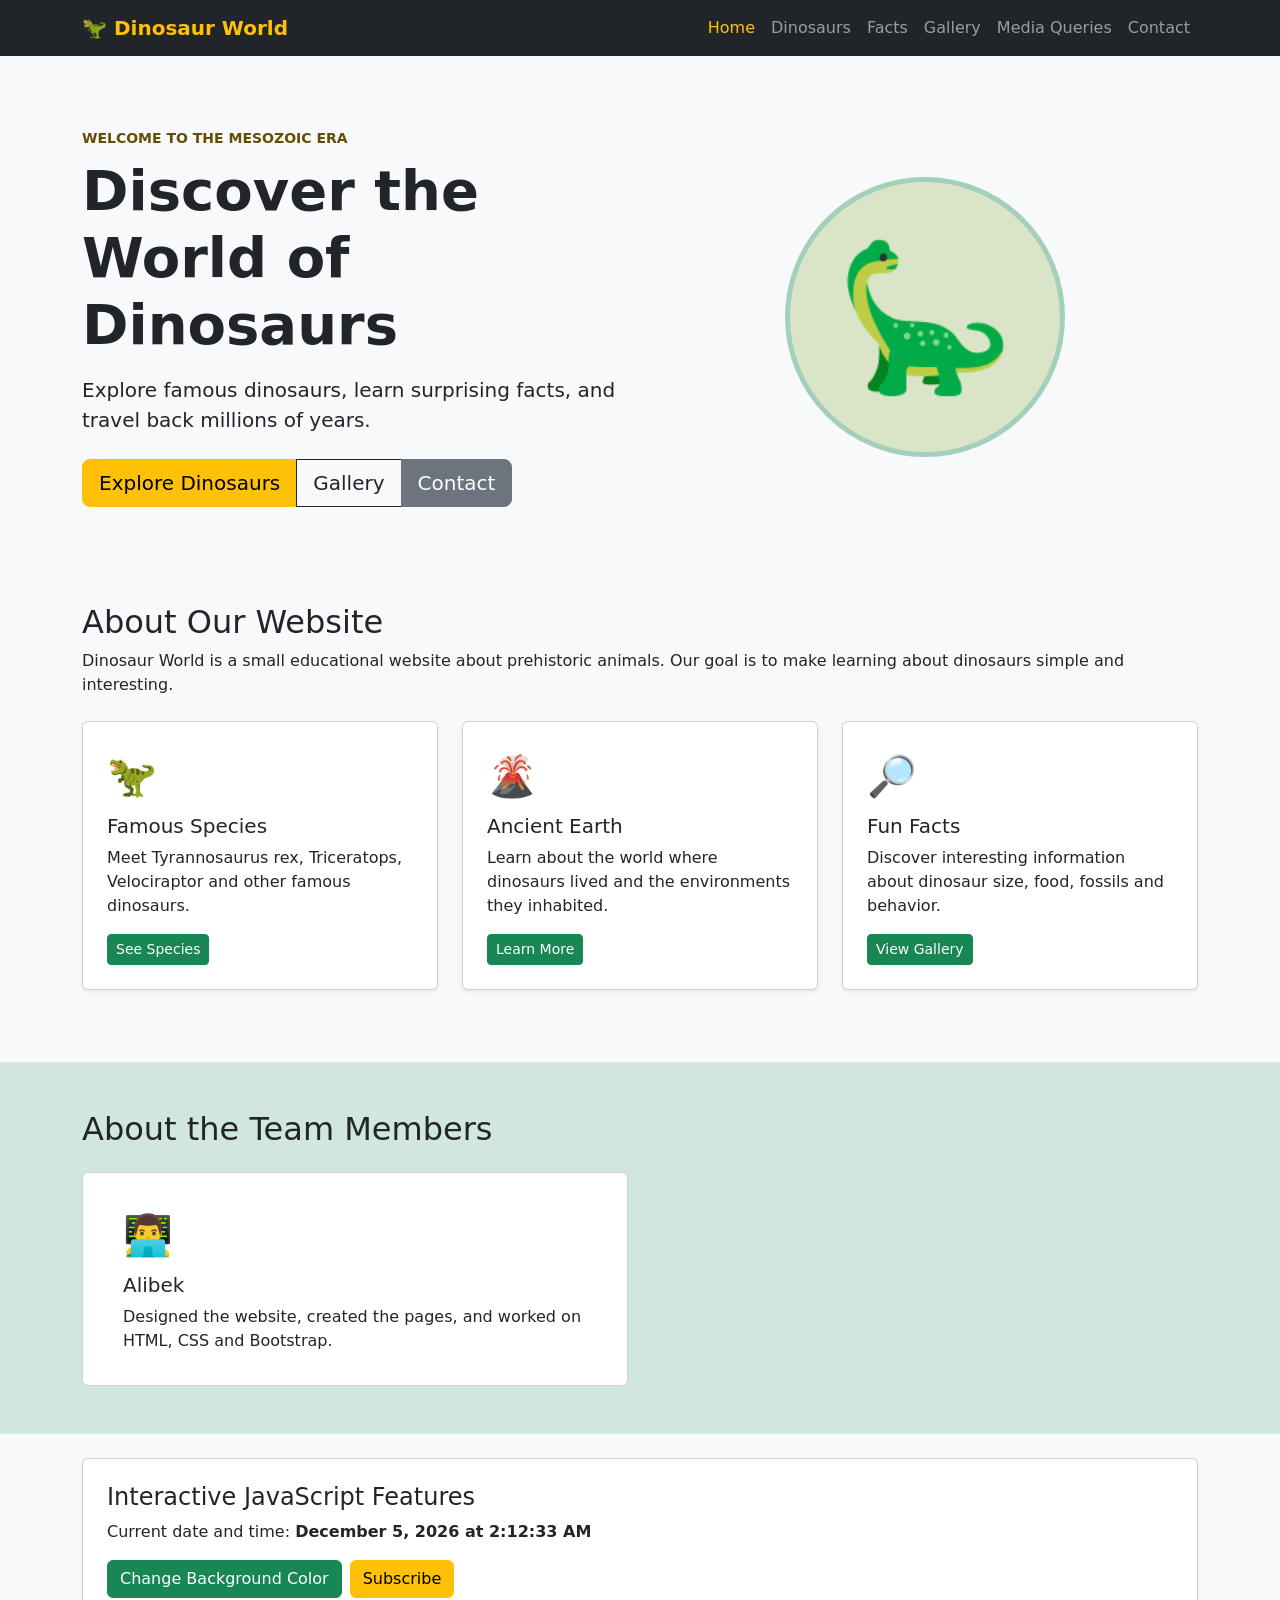
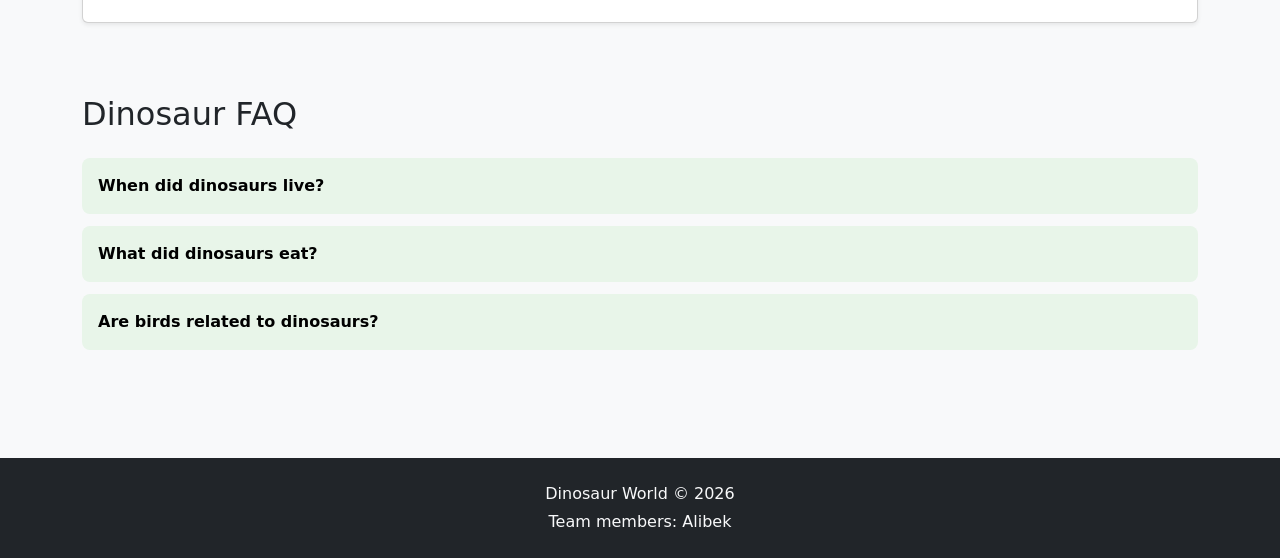
<file: index.html>
<!DOCTYPE html>
<html lang="en">
<head>
    <meta charset="UTF-8">
    <meta name="viewport" content="width=device-width, initial-scale=1">
    <title>Dinosaur World - Home</title>
    <link rel="stylesheet" href="css/bootstrap.min.css">
    <link rel="stylesheet" href="css/style.css">
</head>
<body class="bg-body-tertiary">
<a class="visually-hidden-focusable" href="#main">Skip to content</a>
<header>
    <nav class="navbar navbar-expand-lg navbar-dark bg-dark sticky-top" aria-label="Main navigation">
        <div class="container">
            <a class="navbar-brand fw-bold text-warning" href="index.html">🦖 Dinosaur World</a>
            <button class="navbar-toggler" type="button" data-bs-toggle="collapse" data-bs-target="#navMenu" aria-controls="navMenu" aria-expanded="false" aria-label="Toggle navigation">
                <span class="navbar-toggler-icon"></span>
            </button>
            <div class="collapse navbar-collapse" id="navMenu">
                <ul class="navbar-nav ms-auto mb-2 mb-lg-0"><li class="nav-item"><a class="nav-link active text-warning" href="index.html" aria-current="page">Home</a></li><li class="nav-item"><a class="nav-link" href="dinosaurs.html">Dinosaurs</a></li><li class="nav-item"><a class="nav-link" href="facts.html">Facts</a></li><li class="nav-item"><a class="nav-link" href="gallery.html">Gallery</a></li><li class="nav-item"><a class="nav-link" href="responsive.html">Media Queries</a></li><li class="nav-item"><a class="nav-link" href="contact.html">Contact</a></li></ul>
            </div>
        </div>
    </nav>
</header>
<main id="main">
    <section class="container py-5 mt-lg-4">
        <div class="row align-items-center g-4">
            <div class="col-12 col-lg-6 text-center text-lg-start">
                <p class="text-warning-emphasis fw-bold small mb-2">WELCOME TO THE MESOZOIC ERA</p>
                <h1 class="display-4 fw-bold mb-3">Discover the World of Dinosaurs</h1>
                <p class="lead mb-4">Explore famous dinosaurs, learn surprising facts, and travel back millions of years.</p>
                <div class="btn-group" role="group" aria-label="Quick links">
                    <a class="btn btn-warning btn-lg" href="dinosaurs.html">Explore Dinosaurs</a>
                    <a class="btn btn-outline-dark btn-lg" href="gallery.html">Gallery</a>
                    <a class="btn btn-secondary btn-lg" href="contact.html">Contact</a>
                </div>
            </div>
            <div class="col-12 col-lg-6 d-flex justify-content-center">
                <div class="hero-dino d-flex align-items-center justify-content-center rounded-circle border border-5 border-success-subtle" role="img" aria-label="Sauropod dinosaur">🦕</div>
            </div>
        </div>
    </section>

    <section class="container py-4 py-lg-5">
        <h2 class="mb-2">About Our Website</h2>
        <p class="mb-4">Dinosaur World is a small educational website about prehistoric animals. Our goal is to make learning about dinosaurs simple and interesting.</p>
        <div class="row g-3 g-lg-4">
            <div class="col-12 col-md-6 col-lg-4">
                <article class="card h-100 shadow-sm">
                    <div class="card-body d-flex flex-column p-4">
                        <div class="fs-1 mb-2"><span role="img" aria-label="Tyrannosaurus rex icon">🦖</span></div>
                        <h3 class="card-title h5">Famous Species</h3>
                        <p class="card-text flex-grow-1">Meet Tyrannosaurus rex, Triceratops, Velociraptor and other famous dinosaurs.</p>
                        <a class="btn btn-success btn-sm align-self-start" href="dinosaurs.html">See Species</a>
                    </div>
                </article>
            </div>
            <div class="col-12 col-md-6 col-lg-4">
                <article class="card h-100 shadow-sm">
                    <div class="card-body d-flex flex-column p-4">
                        <div class="fs-1 mb-2"><span role="img" aria-label="Volcano icon">🌋</span></div>
                        <h3 class="card-title h5">Ancient Earth</h3>
                        <p class="card-text flex-grow-1">Learn about the world where dinosaurs lived and the environments they inhabited.</p>
                        <a class="btn btn-success btn-sm align-self-start" href="facts.html">Learn More</a>
                    </div>
                </article>
            </div>
            <div class="col-12 col-md-6 col-lg-4">
                <article class="card h-100 shadow-sm">
                    <div class="card-body d-flex flex-column p-4">
                        <div class="fs-1 mb-2"><span role="img" aria-label="Magnifier icon">🔎</span></div>
                        <h3 class="card-title h5">Fun Facts</h3>
                        <p class="card-text flex-grow-1">Discover interesting information about dinosaur size, food, fossils and behavior.</p>
                        <a class="btn btn-success btn-sm align-self-start" href="gallery.html">View Gallery</a>
                    </div>
                </article>
            </div>
        </div>
    </section>

    <section class="bg-success-subtle py-5 mt-4">
        <div class="container">
            <h2 class="mb-4">About the Team Members</h2>
            <div class="row g-4">
                <div class="col-12 col-sm-8 col-md-6">
                    <div class="card p-3 px-sm-4">
                        <div class="card-body text-center text-sm-start">
                            <div class="fs-1 mb-2"><span role="img" aria-label="Developer">👨‍💻</span></div>
                            <h3 class="h5">Alibek</h3>
                            <p class="mb-0">Designed the website, created the pages, and worked on HTML, CSS and Bootstrap.</p>
                        </div>
                    </div>
                </div>
            </div>
        </div>
    </section>
<section class="container py-4"><div class="card shadow-sm p-4"><h2 class="h4">Interactive JavaScript Features</h2><p>Current date and time: <strong id="currentDateTime" aria-live="off"></strong></p><div class="d-flex flex-wrap gap-2"><button type="button" class="btn btn-success" id="changeColor">Change Background Color</button><button type="button" class="btn btn-warning" id="openSubscribe">Subscribe</button></div></div></section><div class="popup-overlay" id="subscribeModal" hidden><div class="popup-box" role="dialog" aria-modal="true" aria-labelledby="popupTitle"><div class="d-flex justify-content-between align-items-center"><h2 class="h4" id="popupTitle">Subscribe to Dinosaur News</h2><button type="button" class="btn-close" id="closeSubscribe" aria-label="Close"></button></div><form id="subscribeForm"><label for="subscribeEmail" class="form-label mt-3">Email address</label><input type="email" class="form-control" id="subscribeEmail" required placeholder="you@example.com"><button class="btn btn-success mt-3" type="submit">Subscribe</button><p id="subscribeStatus" class="mt-2" aria-live="polite"></p></form></div></div><section class="container py-5" aria-label="Frequently asked questions"><h2 class="mb-4">Dinosaur FAQ</h2><div class="faq-item"><button class="faq-question" aria-expanded="false" aria-controls="faq1">When did dinosaurs live?</button><div class="faq-answer" id="faq1"><p>Dinosaurs lived during the Mesozoic Era, around 230 to 66 million years ago.</p></div></div><div class="faq-item"><button class="faq-question" aria-expanded="false" aria-controls="faq2">What did dinosaurs eat?</button><div class="faq-answer" id="faq2"><p>Some dinosaurs ate plants, while others hunted animals.</p></div></div><div class="faq-item"><button class="faq-question" aria-expanded="false" aria-controls="faq3">Are birds related to dinosaurs?</button><div class="faq-answer" id="faq3"><p>Yes. Modern birds evolved from theropod dinosaurs.</p></div></div></section></main>
<footer class="bg-dark text-light text-center py-4 mt-5">
    <p class="mb-1">Dinosaur World © 2026</p>
    <p class="mb-0">Team members: Alibek</p>
</footer>
<script src="js/bootstrap.bundle.min.js"></script>
<script src="js/assignment4.js"></script>
</body>
</html>
</file>
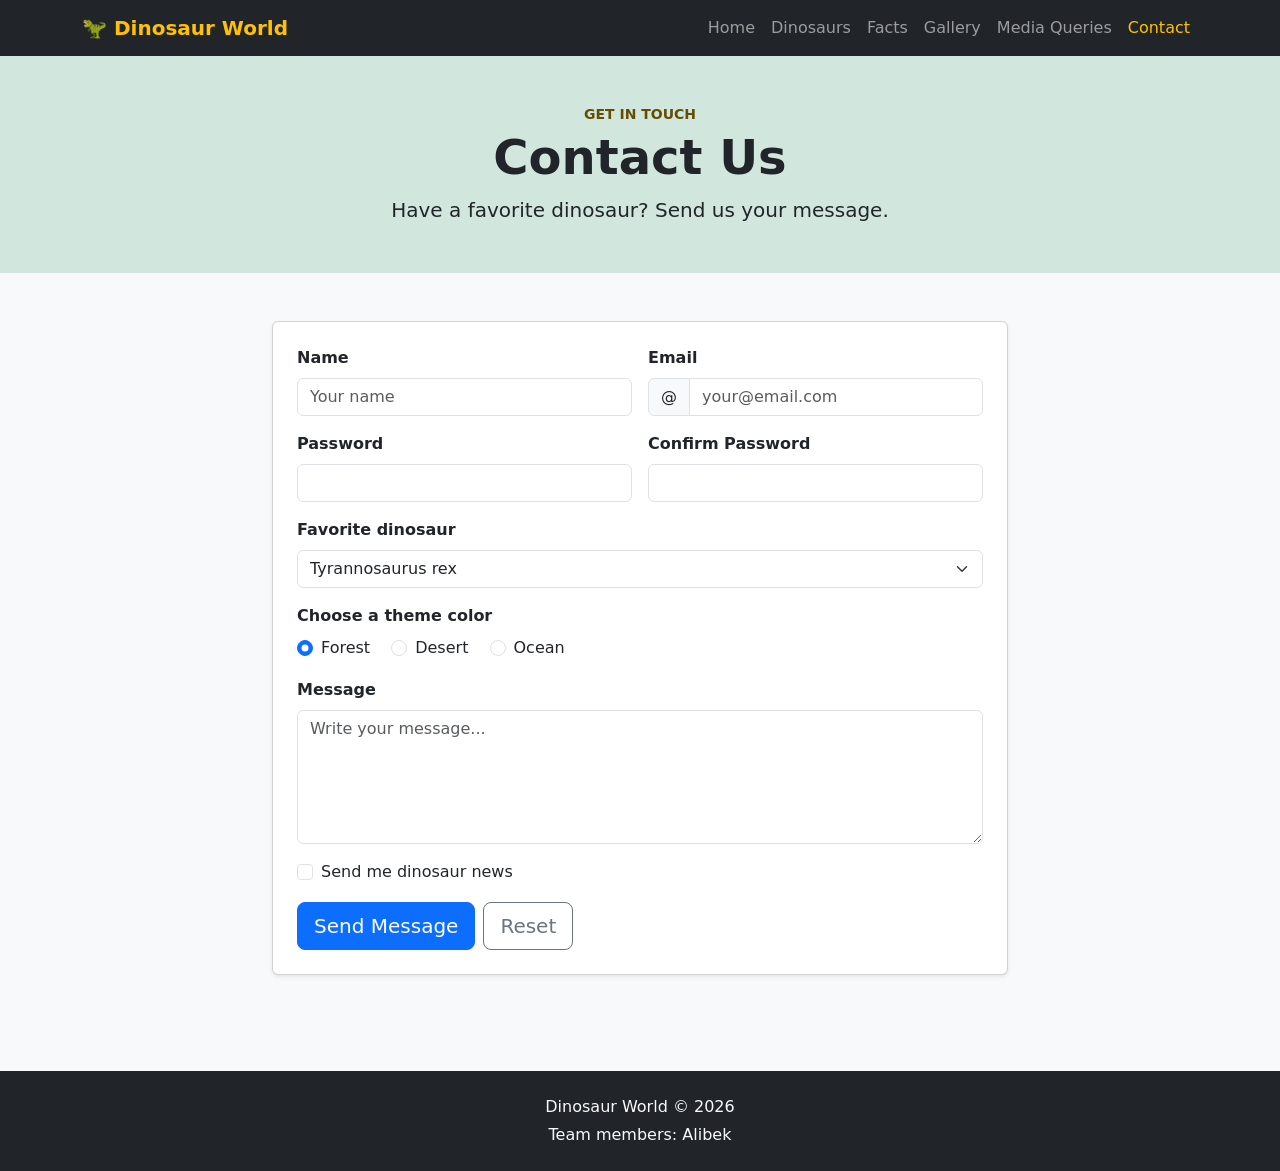
<file: contact.html>
<!DOCTYPE html>
<html lang="en">
<head>
    <meta charset="UTF-8">
    <meta name="viewport" content="width=device-width, initial-scale=1">
    <title>Dinosaur World - Contact</title>
    <link rel="stylesheet" href="css/bootstrap.min.css">
    <link rel="stylesheet" href="css/style.css">
</head>
<body class="bg-body-tertiary">
<a class="visually-hidden-focusable" href="#main">Skip to content</a>
<header>
    <nav class="navbar navbar-expand-lg navbar-dark bg-dark sticky-top" aria-label="Main navigation">
        <div class="container">
            <a class="navbar-brand fw-bold text-warning" href="index.html">🦖 Dinosaur World</a>
            <button class="navbar-toggler" type="button" data-bs-toggle="collapse" data-bs-target="#navMenu" aria-controls="navMenu" aria-expanded="false" aria-label="Toggle navigation">
                <span class="navbar-toggler-icon"></span>
            </button>
            <div class="collapse navbar-collapse" id="navMenu">
                <ul class="navbar-nav ms-auto mb-2 mb-lg-0"><li class="nav-item"><a class="nav-link" href="index.html">Home</a></li><li class="nav-item"><a class="nav-link" href="dinosaurs.html">Dinosaurs</a></li><li class="nav-item"><a class="nav-link" href="facts.html">Facts</a></li><li class="nav-item"><a class="nav-link" href="gallery.html">Gallery</a></li><li class="nav-item"><a class="nav-link" href="responsive.html">Media Queries</a></li><li class="nav-item"><a class="nav-link active text-warning" href="contact.html" aria-current="page">Contact</a></li></ul>
            </div>
        </div>
    </nav>
</header>
<main id="main">
    <section class="bg-success-subtle text-center py-5 px-3">
        <p class="text-warning-emphasis fw-bold small mb-1">GET IN TOUCH</p>
        <h1 class="display-5 fw-bold">Contact Us</h1>
        <p class="lead mb-0">Have a favorite dinosaur? Send us your message.</p>
    </section>

    <section class="container py-5">
        <div class="row justify-content-center">
            <div class="col-12 col-md-10 col-lg-8">
                <form id="validatedForm" class="card card-body p-3 p-md-4 shadow-sm" novalidate>
                    <div class="row g-3">
                        <div class="col-12 col-md-6">
                            <label for="name" class="form-label fw-bold">Name</label>
                            <input type="text" class="form-control" id="name" name="name" placeholder="Your name" required>
                        </div>
                        <div class="col-12 col-md-6">
                            <label for="email" class="form-label fw-bold">Email</label>
                            <div class="input-group">
                                <span class="input-group-text" id="at">@</span>
                                <input type="email" class="form-control" id="email" name="email" placeholder="your@email.com" aria-describedby="at" required>
                            </div>
                        </div>
                        <div class="col-12 col-md-6"><label for="password" class="form-label fw-bold">Password</label><input type="password" class="form-control" id="password" minlength="8" required></div><div class="col-12 col-md-6"><label for="confirmPassword" class="form-label fw-bold">Confirm Password</label><input type="password" class="form-control" id="confirmPassword" required></div><div class="col-12">
                            <label for="dinosaur" class="form-label fw-bold">Favorite dinosaur</label>
                            <select class="form-select" id="dinosaur" name="dinosaur">
                                <option>Tyrannosaurus rex</option><option>Triceratops</option><option>Velociraptor</option><option>Brachiosaurus</option>
                            </select>
                        </div>
                        <fieldset class="col-12">
                            <legend class="form-label fw-bold fs-6">Choose a theme color</legend>
                            <div class="form-check form-check-inline"><input class="form-check-input" type="radio" name="theme" id="forest" value="forest" checked><label class="form-check-label" for="forest">Forest</label></div>
                            <div class="form-check form-check-inline"><input class="form-check-input" type="radio" name="theme" id="desert" value="desert"><label class="form-check-label" for="desert">Desert</label></div>
                            <div class="form-check form-check-inline"><input class="form-check-input" type="radio" name="theme" id="ocean" value="ocean"><label class="form-check-label" for="ocean">Ocean</label></div>
                        </fieldset>
                        <div class="col-12">
                            <label for="message" class="form-label fw-bold">Message</label>
                            <textarea class="form-control" id="message" name="message" rows="5" placeholder="Write your message..." required></textarea>
                        </div>
                        <div class="col-12">
                            <div class="form-check"><input class="form-check-input" type="checkbox" id="news"><label class="form-check-label" for="news">Send me dinosaur news</label></div>
                        </div>
                        <div class="col-12 d-grid d-sm-flex gap-2">
                            <button type="submit" class="btn btn-primary btn-lg">Send Message</button>
                            <button type="reset" class="btn btn-outline-secondary btn-lg">Reset</button>
                        </div>
                    </div>
                <div id="formResult" role="status" aria-live="polite"></div></form>
            </div>
        </div>
    </section>
</main>
<footer class="bg-dark text-light text-center py-4 mt-5">
    <p class="mb-1">Dinosaur World © 2026</p>
    <p class="mb-0">Team members: Alibek</p>
</footer>
<script src="js/bootstrap.bundle.min.js"></script>
<script src="js/assignment4.js"></script>
</body>
</html>
</file>
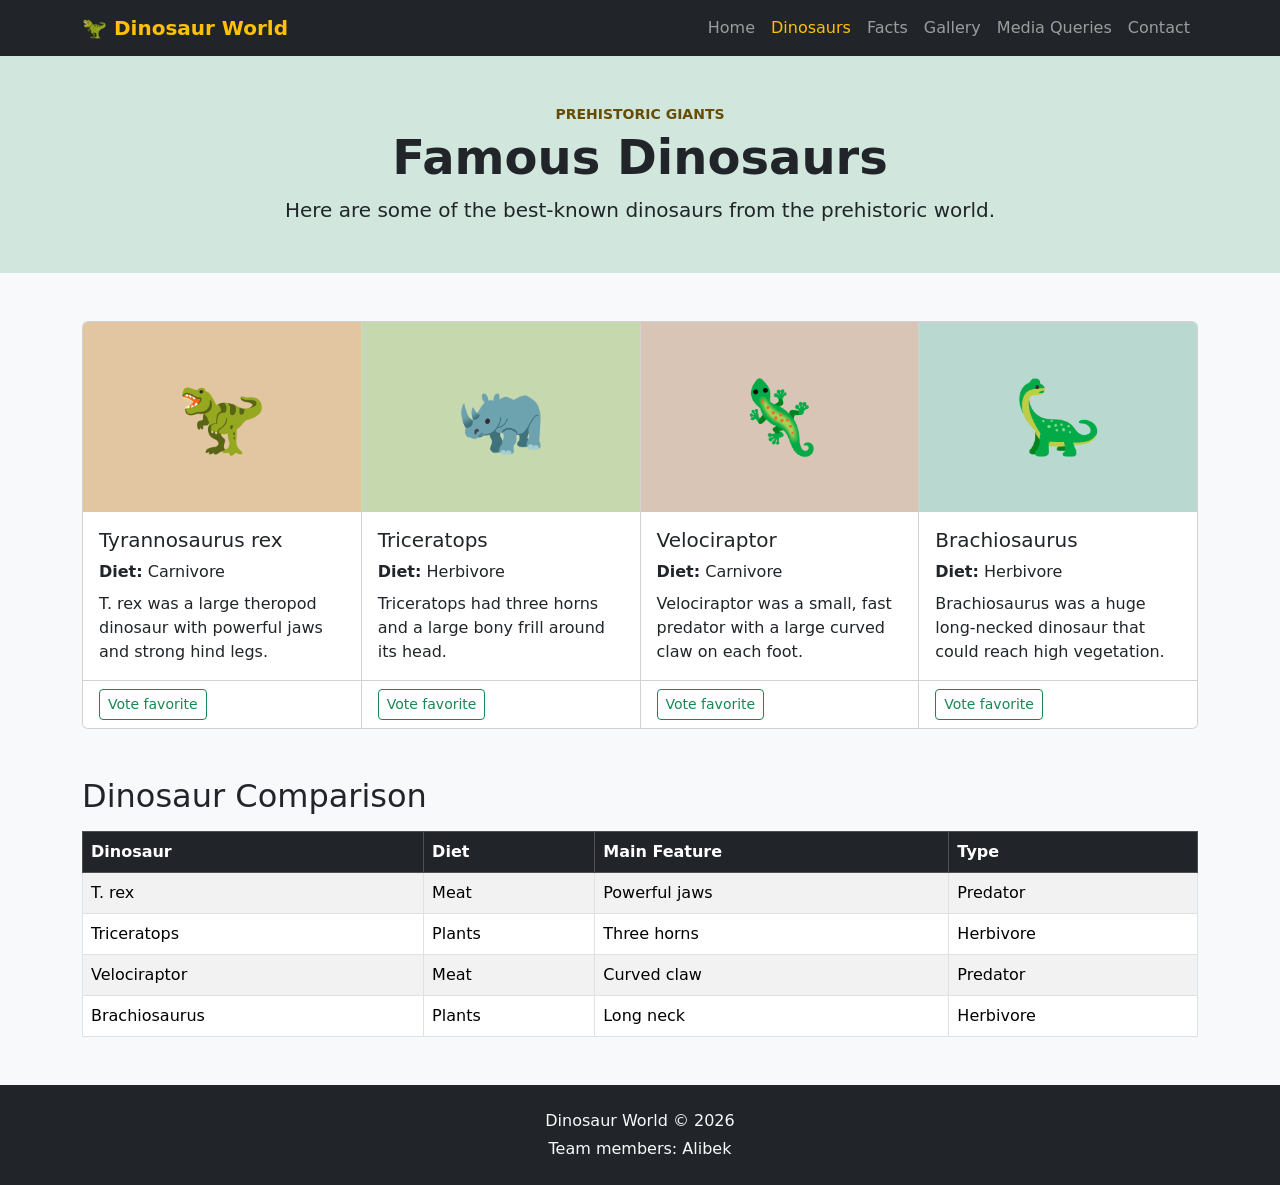
<file: dinosaurs.html>
<!DOCTYPE html>
<html lang="en">
<head>
    <meta charset="UTF-8">
    <meta name="viewport" content="width=device-width, initial-scale=1">
    <title>Dinosaur World - Dinosaurs</title>
    <link rel="stylesheet" href="css/bootstrap.min.css">
    <link rel="stylesheet" href="css/style.css">
</head>
<body class="bg-body-tertiary">
<a class="visually-hidden-focusable" href="#main">Skip to content</a>
<header>
    <nav class="navbar navbar-expand-lg navbar-dark bg-dark sticky-top" aria-label="Main navigation">
        <div class="container">
            <a class="navbar-brand fw-bold text-warning" href="index.html">🦖 Dinosaur World</a>
            <button class="navbar-toggler" type="button" data-bs-toggle="collapse" data-bs-target="#navMenu" aria-controls="navMenu" aria-expanded="false" aria-label="Toggle navigation">
                <span class="navbar-toggler-icon"></span>
            </button>
            <div class="collapse navbar-collapse" id="navMenu">
                <ul class="navbar-nav ms-auto mb-2 mb-lg-0"><li class="nav-item"><a class="nav-link" href="index.html">Home</a></li><li class="nav-item"><a class="nav-link active text-warning" href="dinosaurs.html" aria-current="page">Dinosaurs</a></li><li class="nav-item"><a class="nav-link" href="facts.html">Facts</a></li><li class="nav-item"><a class="nav-link" href="gallery.html">Gallery</a></li><li class="nav-item"><a class="nav-link" href="responsive.html">Media Queries</a></li><li class="nav-item"><a class="nav-link" href="contact.html">Contact</a></li></ul>
            </div>
        </div>
    </nav>
</header>
<main id="main">
    <section class="bg-success-subtle text-center py-5 px-3">
        <p class="text-warning-emphasis fw-bold small mb-1">PREHISTORIC GIANTS</p>
        <h1 class="display-5 fw-bold">Famous Dinosaurs</h1>
        <p class="lead mb-0">Here are some of the best-known dinosaurs from the prehistoric world.</p>
    </section>

    <section class="container py-5">
        <div class="card-group">
            <div class="card">
                <div class="tile t1 d-flex align-items-center justify-content-center card-img-top" role="img" aria-label="T-rex">🦖</div>
                <div class="card-body">
                    <h2 class="card-title h5">Tyrannosaurus rex</h2>
                    <p class="card-text mb-2"><strong>Diet:</strong> Carnivore</p>
                    <p class="card-text">T. rex was a large theropod dinosaur with powerful jaws and strong hind legs.</p>
                </div>
                <div class="card-footer bg-white"><a class="btn btn-outline-success btn-sm" href="contact.html">Vote favorite</a></div>
            </div>
            <div class="card">
                <div class="tile t2 d-flex align-items-center justify-content-center card-img-top" role="img" aria-label="Rhino">🦏</div>
                <div class="card-body">
                    <h2 class="card-title h5">Triceratops</h2>
                    <p class="card-text mb-2"><strong>Diet:</strong> Herbivore</p>
                    <p class="card-text">Triceratops had three horns and a large bony frill around its head.</p>
                </div>
                <div class="card-footer bg-white"><a class="btn btn-outline-success btn-sm" href="contact.html">Vote favorite</a></div>
            </div>
            <div class="card">
                <div class="tile t3 d-flex align-items-center justify-content-center card-img-top" role="img" aria-label="Lizard">🦎</div>
                <div class="card-body">
                    <h2 class="card-title h5">Velociraptor</h2>
                    <p class="card-text mb-2"><strong>Diet:</strong> Carnivore</p>
                    <p class="card-text">Velociraptor was a small, fast predator with a large curved claw on each foot.</p>
                </div>
                <div class="card-footer bg-white"><a class="btn btn-outline-success btn-sm" href="contact.html">Vote favorite</a></div>
            </div>
            <div class="card">
                <div class="tile t4 d-flex align-items-center justify-content-center card-img-top" role="img" aria-label="Sauropod">🦕</div>
                <div class="card-body">
                    <h2 class="card-title h5">Brachiosaurus</h2>
                    <p class="card-text mb-2"><strong>Diet:</strong> Herbivore</p>
                    <p class="card-text">Brachiosaurus was a huge long-necked dinosaur that could reach high vegetation.</p>
                </div>
                <div class="card-footer bg-white"><a class="btn btn-outline-success btn-sm" href="contact.html">Vote favorite</a></div>
            </div>
        </div>
    </section>

    <section class="container">
        <h2 class="mb-3">Dinosaur Comparison</h2>
        <div class="table-responsive">
            <table class="table table-striped table-bordered bg-white mb-0">
                <thead class="table-dark"><tr><th scope="col">Dinosaur</th><th scope="col">Diet</th><th scope="col">Main Feature</th><th scope="col">Type</th></tr></thead>
                <tbody><tr><td>T. rex</td><td>Meat</td><td>Powerful jaws</td><td>Predator</td></tr><tr><td>Triceratops</td><td>Plants</td><td>Three horns</td><td>Herbivore</td></tr><tr><td>Velociraptor</td><td>Meat</td><td>Curved claw</td><td>Predator</td></tr><tr><td>Brachiosaurus</td><td>Plants</td><td>Long neck</td><td>Herbivore</td></tr></tbody>
            </table>
        </div>
    </section>
</main>
<footer class="bg-dark text-light text-center py-4 mt-5">
    <p class="mb-1">Dinosaur World © 2026</p>
    <p class="mb-0">Team members: Alibek</p>
</footer>
<script src="js/bootstrap.bundle.min.js"></script>
<script src="js/assignment4.js"></script>
</body>
</html>
</file>
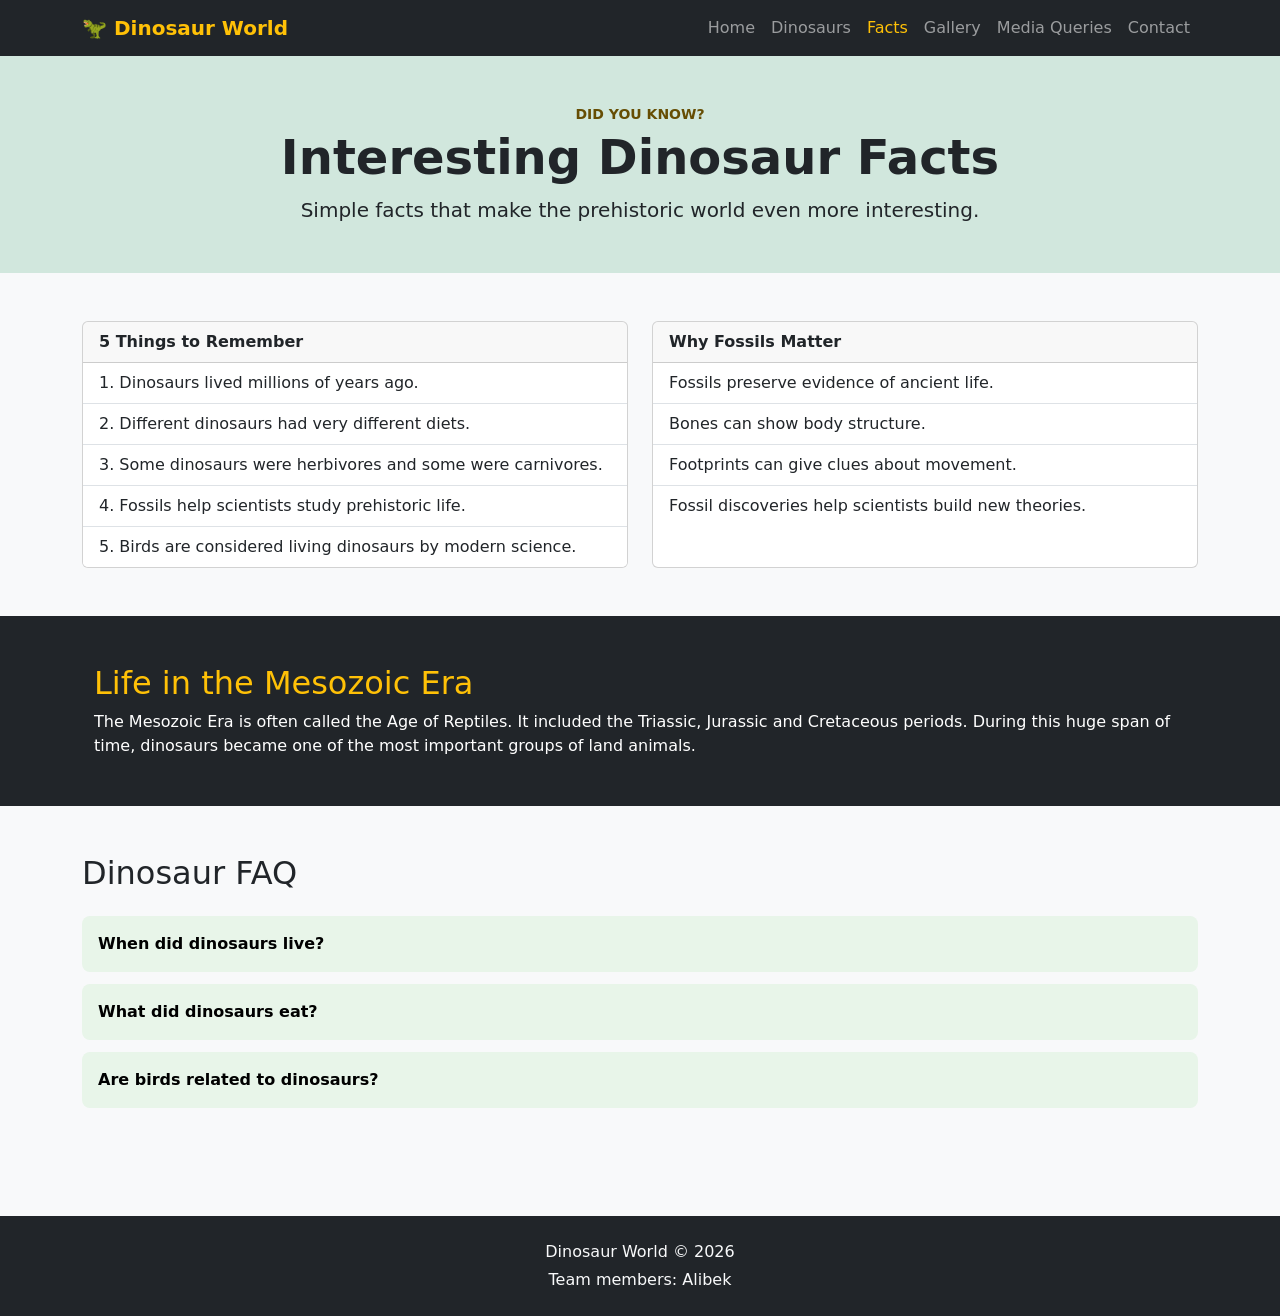
<file: facts.html>
<!DOCTYPE html>
<html lang="en">
<head>
    <meta charset="UTF-8">
    <meta name="viewport" content="width=device-width, initial-scale=1">
    <title>Dinosaur World - Facts</title>
    <link rel="stylesheet" href="css/bootstrap.min.css">
    <link rel="stylesheet" href="css/style.css">
</head>
<body class="bg-body-tertiary">
<a class="visually-hidden-focusable" href="#main">Skip to content</a>
<header>
    <nav class="navbar navbar-expand-lg navbar-dark bg-dark sticky-top" aria-label="Main navigation">
        <div class="container">
            <a class="navbar-brand fw-bold text-warning" href="index.html">🦖 Dinosaur World</a>
            <button class="navbar-toggler" type="button" data-bs-toggle="collapse" data-bs-target="#navMenu" aria-controls="navMenu" aria-expanded="false" aria-label="Toggle navigation">
                <span class="navbar-toggler-icon"></span>
            </button>
            <div class="collapse navbar-collapse" id="navMenu">
                <ul class="navbar-nav ms-auto mb-2 mb-lg-0"><li class="nav-item"><a class="nav-link" href="index.html">Home</a></li><li class="nav-item"><a class="nav-link" href="dinosaurs.html">Dinosaurs</a></li><li class="nav-item"><a class="nav-link active text-warning" href="facts.html" aria-current="page">Facts</a></li><li class="nav-item"><a class="nav-link" href="gallery.html">Gallery</a></li><li class="nav-item"><a class="nav-link" href="responsive.html">Media Queries</a></li><li class="nav-item"><a class="nav-link" href="contact.html">Contact</a></li></ul>
            </div>
        </div>
    </nav>
</header>
<main id="main">
    <section class="bg-success-subtle text-center py-5 px-3">
        <p class="text-warning-emphasis fw-bold small mb-1">DID YOU KNOW?</p>
        <h1 class="display-5 fw-bold">Interesting Dinosaur Facts</h1>
        <p class="lead mb-0">Simple facts that make the prehistoric world even more interesting.</p>
    </section>

    <section class="container py-5">
        <div class="row g-4">
            <div class="col-12 col-md-6">
                <div class="card h-100"><div class="card-header fw-bold">5 Things to Remember</div>
                <ol class="list-group list-group-flush list-group-numbered"><li class="list-group-item">Dinosaurs lived millions of years ago.</li><li class="list-group-item">Different dinosaurs had very different diets.</li><li class="list-group-item">Some dinosaurs were herbivores and some were carnivores.</li><li class="list-group-item">Fossils help scientists study prehistoric life.</li><li class="list-group-item">Birds are considered living dinosaurs by modern science.</li></ol></div>
            </div>
            <div class="col-12 col-md-6">
                <div class="card h-100"><div class="card-header fw-bold">Why Fossils Matter</div>
                <ul class="list-group list-group-flush"><li class="list-group-item">Fossils preserve evidence of ancient life.</li><li class="list-group-item">Bones can show body structure.</li><li class="list-group-item">Footprints can give clues about movement.</li><li class="list-group-item">Fossil discoveries help scientists build new theories.</li></ul></div>
            </div>
        </div>
    </section>

    <section class="bg-dark text-white py-5">
        <div class="container px-3 px-sm-4">
            <h2 class="text-warning">Life in the Mesozoic Era</h2>
            <p class="mb-0">The Mesozoic Era is often called the Age of Reptiles. It included the Triassic, Jurassic and Cretaceous periods. During this huge span of time, dinosaurs became one of the most important groups of land animals.</p>
        </div>
    </section>
<section class="container py-5" aria-label="Frequently asked questions"><h2 class="mb-4">Dinosaur FAQ</h2><div class="faq-item"><button class="faq-question" aria-expanded="false" aria-controls="faq1">When did dinosaurs live?</button><div class="faq-answer" id="faq1"><p>Dinosaurs lived during the Mesozoic Era, around 230 to 66 million years ago.</p></div></div><div class="faq-item"><button class="faq-question" aria-expanded="false" aria-controls="faq2">What did dinosaurs eat?</button><div class="faq-answer" id="faq2"><p>Some dinosaurs ate plants, while others hunted animals.</p></div></div><div class="faq-item"><button class="faq-question" aria-expanded="false" aria-controls="faq3">Are birds related to dinosaurs?</button><div class="faq-answer" id="faq3"><p>Yes. Modern birds evolved from theropod dinosaurs.</p></div></div></section></main>
<footer class="bg-dark text-light text-center py-4 mt-5">
    <p class="mb-1">Dinosaur World © 2026</p>
    <p class="mb-0">Team members: Alibek</p>
</footer>
<script src="js/bootstrap.bundle.min.js"></script>
<script src="js/assignment4.js"></script>
</body>
</html>
</file>
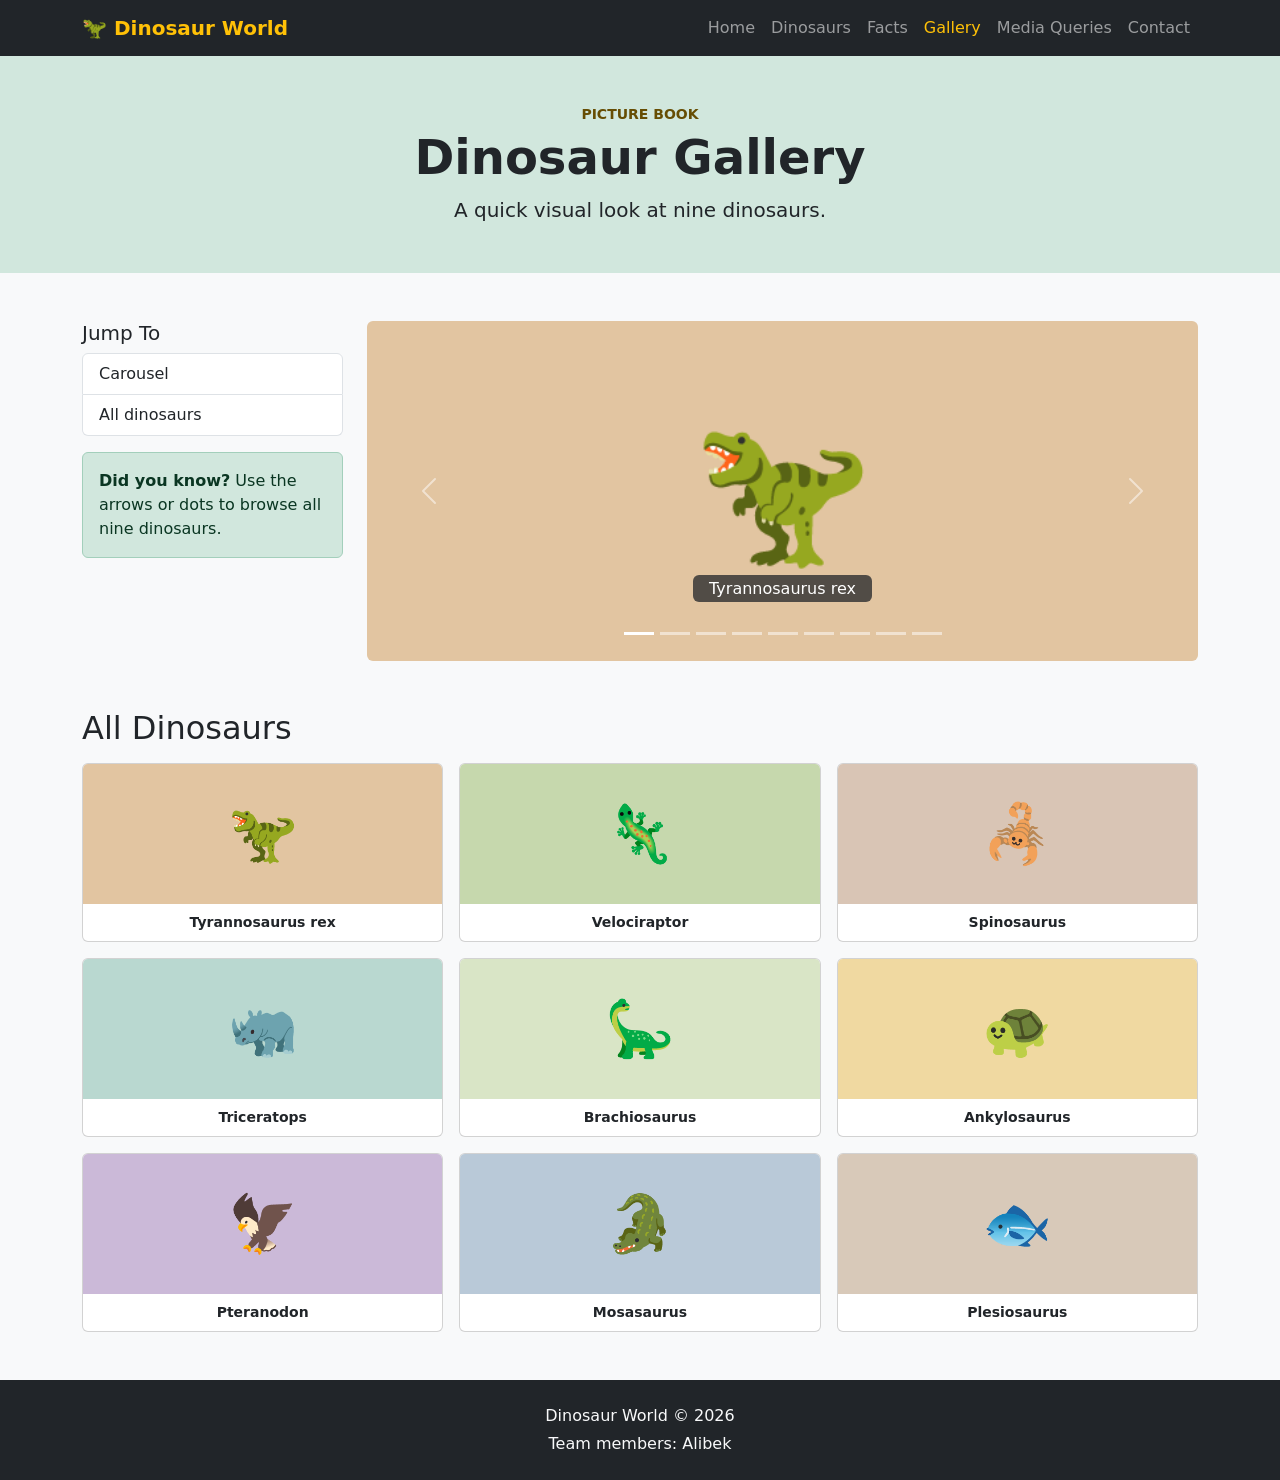
<file: gallery.html>
<!DOCTYPE html>
<html lang="en">
<head>
    <meta charset="UTF-8">
    <meta name="viewport" content="width=device-width, initial-scale=1">
    <title>Dinosaur World - Gallery</title>
    <link rel="stylesheet" href="css/bootstrap.min.css">
    <link rel="stylesheet" href="css/style.css">
</head>
<body class="bg-body-tertiary">
<a class="visually-hidden-focusable" href="#main">Skip to content</a>
<header>
    <nav class="navbar navbar-expand-lg navbar-dark bg-dark sticky-top" aria-label="Main navigation">
        <div class="container">
            <a class="navbar-brand fw-bold text-warning" href="index.html">🦖 Dinosaur World</a>
            <button class="navbar-toggler" type="button" data-bs-toggle="collapse" data-bs-target="#navMenu" aria-controls="navMenu" aria-expanded="false" aria-label="Toggle navigation">
                <span class="navbar-toggler-icon"></span>
            </button>
            <div class="collapse navbar-collapse" id="navMenu">
                <ul class="navbar-nav ms-auto mb-2 mb-lg-0"><li class="nav-item"><a class="nav-link" href="index.html">Home</a></li><li class="nav-item"><a class="nav-link" href="dinosaurs.html">Dinosaurs</a></li><li class="nav-item"><a class="nav-link" href="facts.html">Facts</a></li><li class="nav-item"><a class="nav-link active text-warning" href="gallery.html" aria-current="page">Gallery</a></li><li class="nav-item"><a class="nav-link" href="responsive.html">Media Queries</a></li><li class="nav-item"><a class="nav-link" href="contact.html">Contact</a></li></ul>
            </div>
        </div>
    </nav>
</header>
<main id="main">
    <section class="bg-success-subtle text-center py-5 px-3">
        <p class="text-warning-emphasis fw-bold small mb-1">PICTURE BOOK</p>
        <h1 class="display-5 fw-bold">Dinosaur Gallery</h1>
        <p class="lead mb-0">A quick visual look at nine dinosaurs.</p>
    </section>

    <section class="container py-5">
        <div class="row g-4">
            <aside class="col-12 col-lg-3">
                <h2 class="h5">Jump To</h2>
                <div class="list-group mb-3">
                    <a class="list-group-item list-group-item-action" href="#slider">Carousel</a>
                    <a class="list-group-item list-group-item-action" href="#thumbs">All dinosaurs</a>
                </div>
                <div class="alert alert-success mb-0" role="note"><strong>Did you know?</strong> Use the arrows or dots to browse all nine dinosaurs.</div>
            </aside>
            <div class="col-12 col-lg-9" id="slider">
                <div id="dinoCarousel" class="carousel slide" data-bs-ride="carousel" aria-label="Dinosaur carousel">
                    <div class="carousel-indicators"><button type="button" data-bs-target="#dinoCarousel" data-bs-slide-to="0" class="active" aria-current="true" aria-label="Slide 1"></button><button type="button" data-bs-target="#dinoCarousel" data-bs-slide-to="1" aria-label="Slide 2"></button><button type="button" data-bs-target="#dinoCarousel" data-bs-slide-to="2" aria-label="Slide 3"></button><button type="button" data-bs-target="#dinoCarousel" data-bs-slide-to="3" aria-label="Slide 4"></button><button type="button" data-bs-target="#dinoCarousel" data-bs-slide-to="4" aria-label="Slide 5"></button><button type="button" data-bs-target="#dinoCarousel" data-bs-slide-to="5" aria-label="Slide 6"></button><button type="button" data-bs-target="#dinoCarousel" data-bs-slide-to="6" aria-label="Slide 7"></button><button type="button" data-bs-target="#dinoCarousel" data-bs-slide-to="7" aria-label="Slide 8"></button><button type="button" data-bs-target="#dinoCarousel" data-bs-slide-to="8" aria-label="Slide 9"></button></div>
                    <div class="carousel-inner rounded">
                <div class="carousel-item active">
                    <div class="tile t1 slide d-flex align-items-center justify-content-center" role="img" aria-label="Tyrannosaurus rex">🦖</div>
                    <div class="carousel-caption d-block"><span class="bg-dark bg-opacity-75 rounded px-3 py-1">Tyrannosaurus rex</span></div>
                </div>
                <div class="carousel-item">
                    <div class="tile t2 slide d-flex align-items-center justify-content-center" role="img" aria-label="Velociraptor">🦎</div>
                    <div class="carousel-caption d-block"><span class="bg-dark bg-opacity-75 rounded px-3 py-1">Velociraptor</span></div>
                </div>
                <div class="carousel-item">
                    <div class="tile t3 slide d-flex align-items-center justify-content-center" role="img" aria-label="Spinosaurus">🦂</div>
                    <div class="carousel-caption d-block"><span class="bg-dark bg-opacity-75 rounded px-3 py-1">Spinosaurus</span></div>
                </div>
                <div class="carousel-item">
                    <div class="tile t4 slide d-flex align-items-center justify-content-center" role="img" aria-label="Triceratops">🦏</div>
                    <div class="carousel-caption d-block"><span class="bg-dark bg-opacity-75 rounded px-3 py-1">Triceratops</span></div>
                </div>
                <div class="carousel-item">
                    <div class="tile t5 slide d-flex align-items-center justify-content-center" role="img" aria-label="Brachiosaurus">🦕</div>
                    <div class="carousel-caption d-block"><span class="bg-dark bg-opacity-75 rounded px-3 py-1">Brachiosaurus</span></div>
                </div>
                <div class="carousel-item">
                    <div class="tile t6 slide d-flex align-items-center justify-content-center" role="img" aria-label="Ankylosaurus">🐢</div>
                    <div class="carousel-caption d-block"><span class="bg-dark bg-opacity-75 rounded px-3 py-1">Ankylosaurus</span></div>
                </div>
                <div class="carousel-item">
                    <div class="tile t7 slide d-flex align-items-center justify-content-center" role="img" aria-label="Pteranodon">🦅</div>
                    <div class="carousel-caption d-block"><span class="bg-dark bg-opacity-75 rounded px-3 py-1">Pteranodon</span></div>
                </div>
                <div class="carousel-item">
                    <div class="tile t8 slide d-flex align-items-center justify-content-center" role="img" aria-label="Mosasaurus">🐊</div>
                    <div class="carousel-caption d-block"><span class="bg-dark bg-opacity-75 rounded px-3 py-1">Mosasaurus</span></div>
                </div>
                <div class="carousel-item">
                    <div class="tile t9 slide d-flex align-items-center justify-content-center" role="img" aria-label="Plesiosaurus">🐟</div>
                    <div class="carousel-caption d-block"><span class="bg-dark bg-opacity-75 rounded px-3 py-1">Plesiosaurus</span></div>
                </div>
                    </div>
                    <button class="carousel-control-prev" type="button" data-bs-target="#dinoCarousel" data-bs-slide="prev"><span class="carousel-control-prev-icon" aria-hidden="true"></span><span class="visually-hidden">Previous</span></button>
                    <button class="carousel-control-next" type="button" data-bs-target="#dinoCarousel" data-bs-slide="next"><span class="carousel-control-next-icon" aria-hidden="true"></span><span class="visually-hidden">Next</span></button>
                </div>
            </div>
        </div>
    </section>

    <section class="container" id="thumbs">
        <h2 class="mb-3">All Dinosaurs</h2>
        <div class="row g-3">
            <div class="col-6 col-md-4">
                <div class="card text-center h-100"><div class="tile t1 thumb d-flex align-items-center justify-content-center card-img-top" role="img" aria-label="Tyrannosaurus rex">🦖</div>
                <div class="card-body py-2"><p class="card-text small fw-bold mb-0">Tyrannosaurus rex</p></div></div>
            </div>
            <div class="col-6 col-md-4">
                <div class="card text-center h-100"><div class="tile t2 thumb d-flex align-items-center justify-content-center card-img-top" role="img" aria-label="Velociraptor">🦎</div>
                <div class="card-body py-2"><p class="card-text small fw-bold mb-0">Velociraptor</p></div></div>
            </div>
            <div class="col-6 col-md-4">
                <div class="card text-center h-100"><div class="tile t3 thumb d-flex align-items-center justify-content-center card-img-top" role="img" aria-label="Spinosaurus">🦂</div>
                <div class="card-body py-2"><p class="card-text small fw-bold mb-0">Spinosaurus</p></div></div>
            </div>
            <div class="col-6 col-md-4">
                <div class="card text-center h-100"><div class="tile t4 thumb d-flex align-items-center justify-content-center card-img-top" role="img" aria-label="Triceratops">🦏</div>
                <div class="card-body py-2"><p class="card-text small fw-bold mb-0">Triceratops</p></div></div>
            </div>
            <div class="col-6 col-md-4">
                <div class="card text-center h-100"><div class="tile t5 thumb d-flex align-items-center justify-content-center card-img-top" role="img" aria-label="Brachiosaurus">🦕</div>
                <div class="card-body py-2"><p class="card-text small fw-bold mb-0">Brachiosaurus</p></div></div>
            </div>
            <div class="col-6 col-md-4">
                <div class="card text-center h-100"><div class="tile t6 thumb d-flex align-items-center justify-content-center card-img-top" role="img" aria-label="Ankylosaurus">🐢</div>
                <div class="card-body py-2"><p class="card-text small fw-bold mb-0">Ankylosaurus</p></div></div>
            </div>
            <div class="col-6 col-md-4">
                <div class="card text-center h-100"><div class="tile t7 thumb d-flex align-items-center justify-content-center card-img-top" role="img" aria-label="Pteranodon">🦅</div>
                <div class="card-body py-2"><p class="card-text small fw-bold mb-0">Pteranodon</p></div></div>
            </div>
            <div class="col-6 col-md-4">
                <div class="card text-center h-100"><div class="tile t8 thumb d-flex align-items-center justify-content-center card-img-top" role="img" aria-label="Mosasaurus">🐊</div>
                <div class="card-body py-2"><p class="card-text small fw-bold mb-0">Mosasaurus</p></div></div>
            </div>
            <div class="col-6 col-md-4">
                <div class="card text-center h-100"><div class="tile t9 thumb d-flex align-items-center justify-content-center card-img-top" role="img" aria-label="Plesiosaurus">🐟</div>
                <div class="card-body py-2"><p class="card-text small fw-bold mb-0">Plesiosaurus</p></div></div>
            </div>
        </div>
    </section>
</main>
<footer class="bg-dark text-light text-center py-4 mt-5">
    <p class="mb-1">Dinosaur World © 2026</p>
    <p class="mb-0">Team members: Alibek</p>
</footer>
<script src="js/bootstrap.bundle.min.js"></script>
<script src="js/assignment4.js"></script>
</body>
</html>
</file>
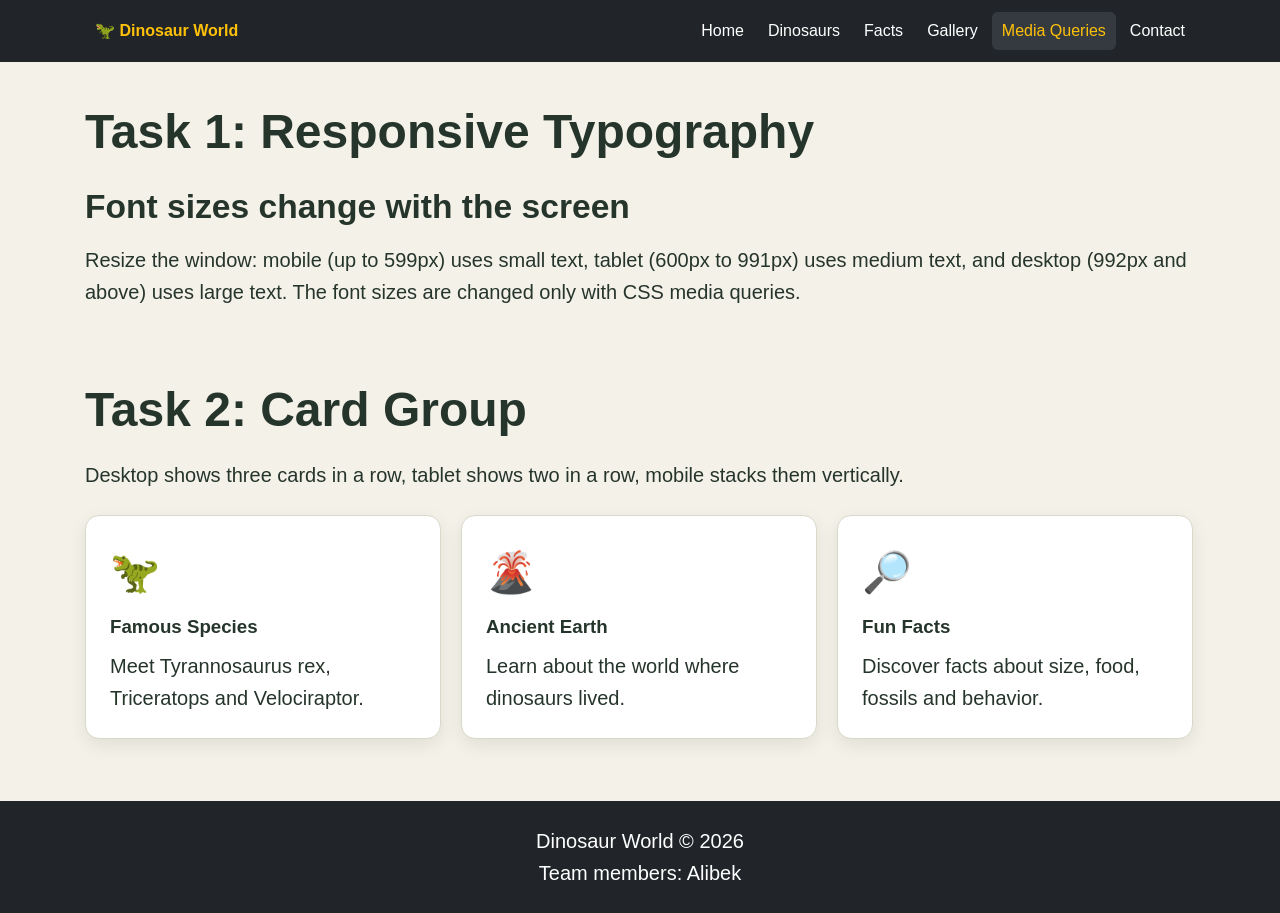
<file: responsive.html>
<!DOCTYPE html>
<html lang="en">
<head>
    <meta charset="UTF-8">
    <meta name="viewport" content="width=device-width, initial-scale=1">
    <title>Dinosaur World - Media Queries</title>
    <link rel="stylesheet" href="css/media.css">
</head>
<body>
<header class="mq-header"><nav aria-label="Main navigation"><a class="brand" href="index.html">🦖 Dinosaur World</a><div class="mq-links"><a href="index.html">Home</a><a href="dinosaurs.html">Dinosaurs</a><a href="facts.html">Facts</a><a href="gallery.html">Gallery</a><a href="responsive.html" class="active">Media Queries</a><a href="contact.html">Contact</a></div></nav></header>
<main>
    <section class="mq-section">
        <h1>Task 1: Responsive Typography</h1>
        <h2>Font sizes change with the screen</h2>
        <p>Resize the window: mobile (up to 599px) uses small text, tablet (600px to 991px) uses medium text, and desktop (992px and above) uses large text. The font sizes are changed only with CSS media queries.</p>
    </section>
    <section class="mq-section">
        <h1>Task 2: Card Group</h1>
        <p>Desktop shows three cards in a row, tablet shows two in a row, mobile stacks them vertically.</p>
        <div class="mq-cards"><article class="mq-card"><div class="mq-icon" role="img" aria-label="icon">🦖</div><h3>Famous Species</h3><p>Meet Tyrannosaurus rex, Triceratops and Velociraptor.</p></article><article class="mq-card"><div class="mq-icon" role="img" aria-label="icon">🌋</div><h3>Ancient Earth</h3><p>Learn about the world where dinosaurs lived.</p></article><article class="mq-card"><div class="mq-icon" role="img" aria-label="icon">🔎</div><h3>Fun Facts</h3><p>Discover facts about size, food, fossils and behavior.</p></article></div>
    </section>
</main>
<footer class="mq-footer"><p>Dinosaur World © 2026</p><p>Team members: Alibek</p></footer>
</body>
</html>
</file>
<file: css/style.css>
/* Only theme colors and fixed sizes. All spacing uses Bootstrap utilities. */
.hero-dino { width: 280px; height: 280px; font-size: 9rem; background: #d9e5c6; }
.tile { height: 190px; font-size: 4.5rem; }
.tile.slide { height: 340px; font-size: 9rem; }
.tile.thumb { height: 140px; font-size: 3.5rem; }
.t1 { background: #e2c5a1; } .t2 { background: #c6d8ad; } .t3 { background: #d9c5b5; }
.t4 { background: #b9d8d0; } .t5 { background: #d9e5c6; } .t6 { background: #f0d9a1; }
.t7 { background: #cbb9d8; } .t8 { background: #b9c9d8; } .t9 { background: #d8c9b9; }
.carousel-caption { bottom: 2.5rem; }
@media (max-width: 575.98px) { .hero-dino { width: 200px; height: 200px; font-size: 6rem; } .tile.slide { height: 240px; font-size: 6rem; } }

/* Assignment 4 interactive features */
body { transition: background-color .35s ease; }
.faq-answer {max-height:0;overflow:hidden;opacity:0;transition:max-height .35s ease,opacity .35s ease;}
.faq-answer.faq-open {max-height:240px;opacity:1;}
.faq-question {width:100%;text-align:left;border:0;background:#e8f5e9;padding:16px;font-weight:700;border-radius:8px;}
.faq-item {margin-bottom:12px;}
.faq-answer p {padding:12px 16px;margin:0;}
.popup-overlay[hidden] {display:none;}
.popup-overlay {position:fixed;inset:0;background:rgba(0,0,0,.6);z-index:2000;display:flex;align-items:center;justify-content:center;padding:20px;}
.popup-box {background:white;border-radius:14px;padding:26px;width:min(100%,440px);box-shadow:0 16px 40px #0003;}
.modal-active {overflow:hidden;}
</file>
<file: css/media.css>
/* Part 1: Media Queries only (no Bootstrap). Mobile-first. */
* { box-sizing: border-box; margin: 0; padding: 0; }
body { font-family: Arial, Helvetica, sans-serif; background: #f4f1e8; color: #26352b; line-height: 1.6; }
.mq-header { background: #212529; }
.mq-header nav { max-width: 1150px; margin: auto; padding: 12px 20px; display: flex; flex-wrap: wrap; align-items: center; justify-content: space-between; gap: 10px; }
.mq-header a { color: #fff; text-decoration: none; padding: 6px 10px; border-radius: 6px; }
.mq-header .brand { color: #ffc107; font-weight: 800; }
.mq-header a.active { color: #ffc107; background: #343a40; }
.mq-links { display: flex; flex-wrap: wrap; gap: 4px; }
.mq-section { max-width: 1150px; margin: auto; padding: 32px 20px; }
.mq-footer { background: #212529; color: #fff; text-align: center; padding: 24px 12px; margin-top: 30px; }

/* Task 1: responsive typography (mobile default) */
h1 { font-size: 1.5rem; margin-bottom: 10px; }
h2 { font-size: 1.2rem; margin-bottom: 10px; }
p  { font-size: 0.95rem; }
@media (min-width: 600px) {  /* tablet */
    h1 { font-size: 2.2rem; } h2 { font-size: 1.6rem; } p { font-size: 1.1rem; }
}
@media (min-width: 992px) {  /* desktop */
    h1 { font-size: 3rem; } h2 { font-size: 2.1rem; } p { font-size: 1.25rem; }
}

/* Task 2: card group (mobile: 1 column) */
.mq-cards { display: flex; flex-wrap: wrap; gap: 20px; margin-top: 24px; }
.mq-card { flex: 0 0 100%; background: #fff; border: 1px solid #d7d9c9; border-radius: 14px; padding: 24px; box-shadow: 0 6px 18px rgba(0,0,0,.08); }
.mq-icon { font-size: 2.5rem; }
.mq-card h3 { margin: 8px 0; }
@media (min-width: 600px) {  /* tablet: 2 per row */
    .mq-card { flex: 0 0 calc(50% - 10px); }
}
@media (min-width: 992px) {  /* desktop: 3 per row */
    .mq-card { flex: 0 0 calc(33.333% - 14px); }
}
</file>
